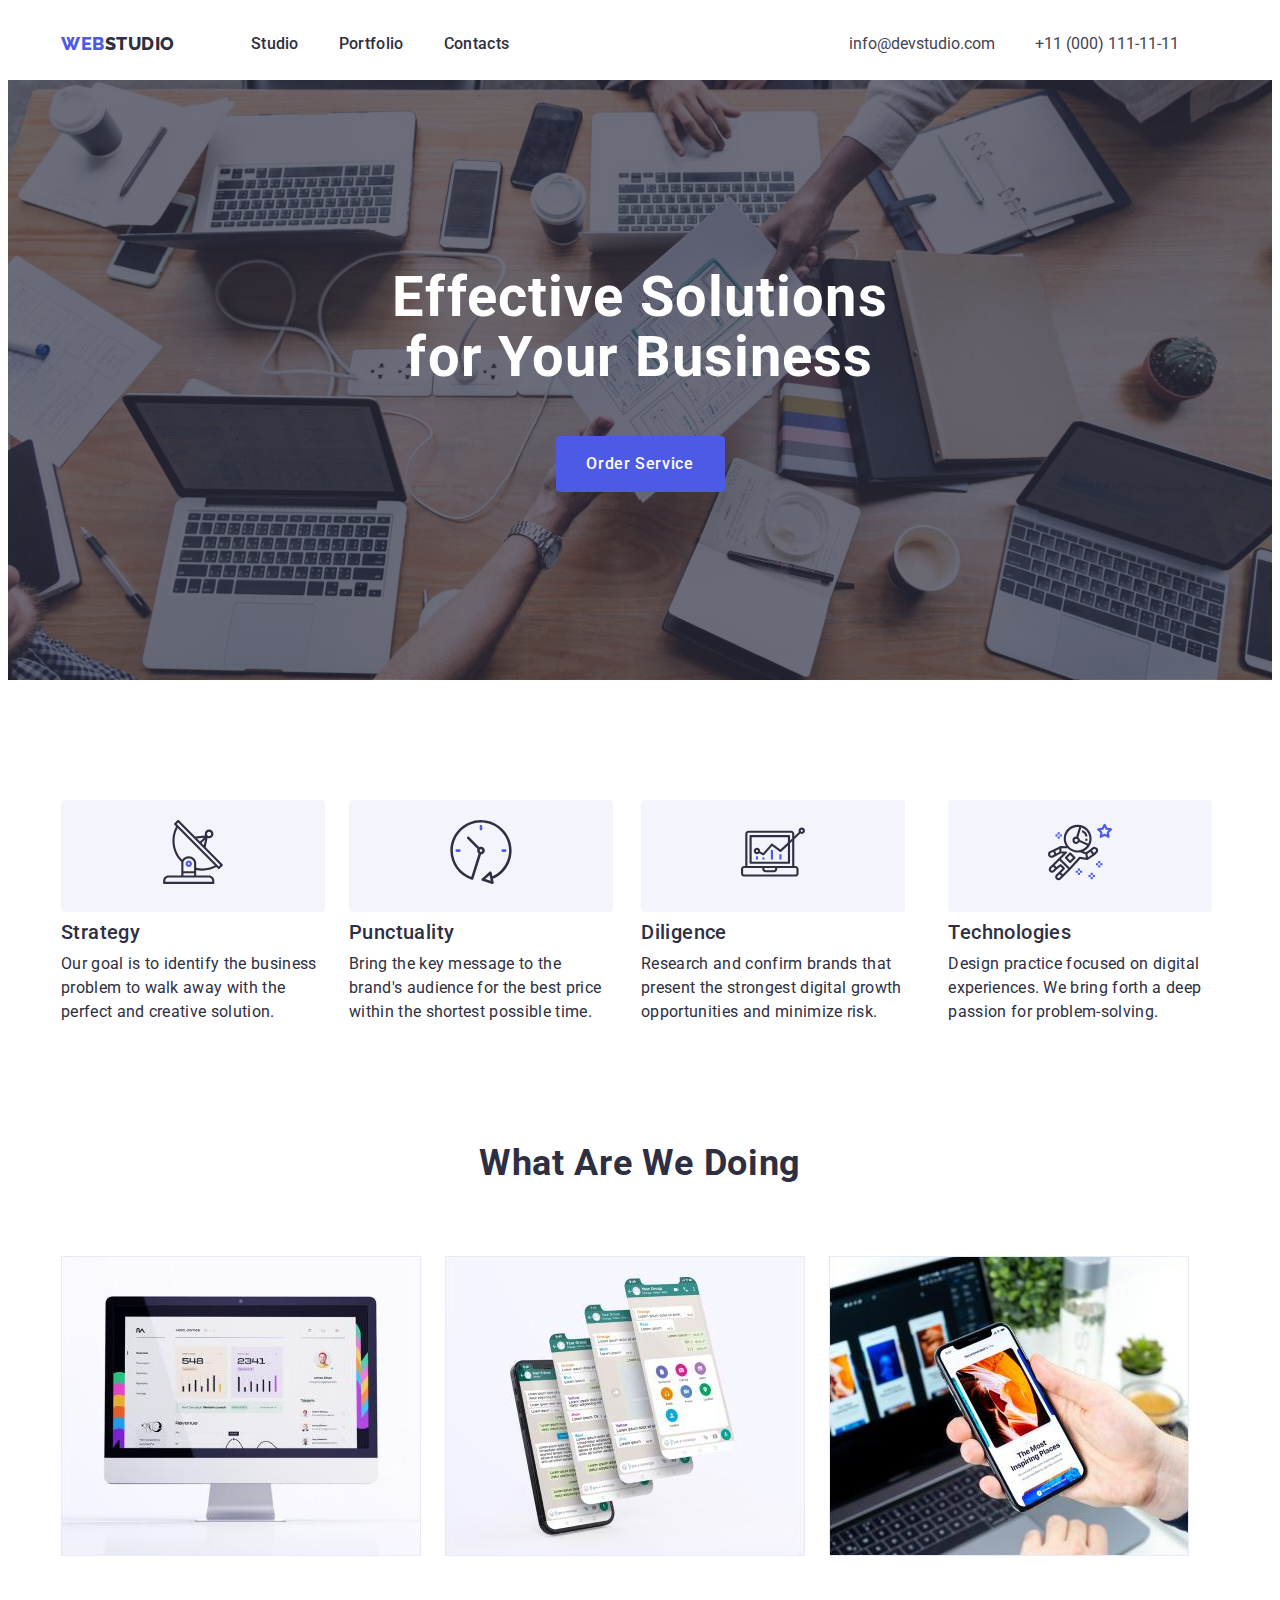
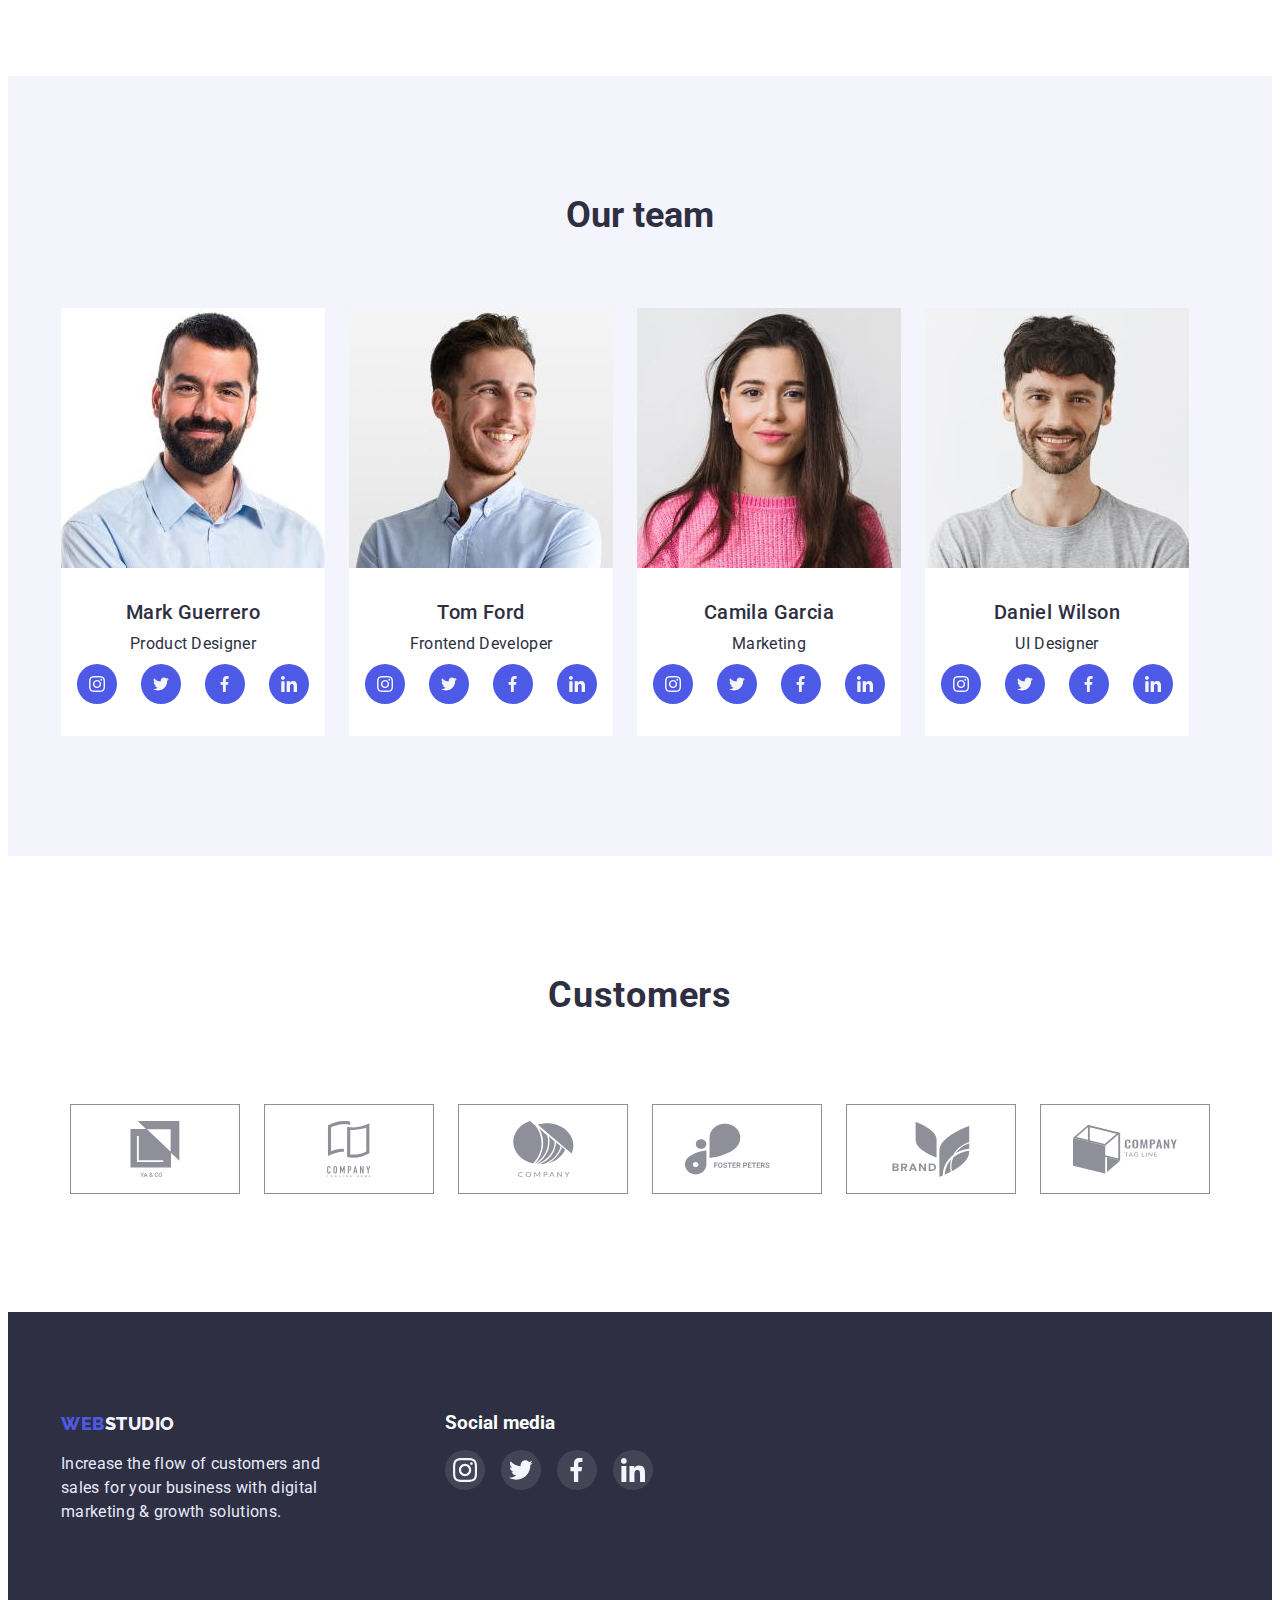
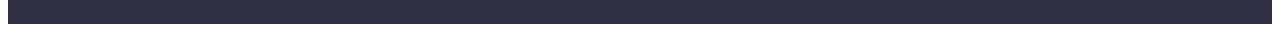
<file: index.html>
<!DOCTYPE html>
<html lang="en">
  <head>
    <meta charset="UTF-8" />
    <meta http-equiv="X-UA-Compatible" content="IE=edge" />
    <meta name="viewport" content="width=device-width, initial-scale=1.0" />
    <title>WebStudio</title>
    <link rel="stylesheet" href="https://cdnjs.cloudflare.com/ajax/libs/modern-normalize/1.1.0/modern-normalize.min.css" 
    integrity="sha512-wpPYUAdjBVSE4KJnH1VR1HeZfpl1ub8YT/NKx4PuQ5NmX2tKuGu6U/JRp5y+Y8XG2tV+wKQpNHVUX03MfMFn9Q=="
     crossorigin="anonymous"
      referrerpolicy="no-referrer" />
<link rel="preconnect" href="https://fonts.googleapis.com">
<link rel="preconnect" href="https://fonts.gstatic.com" crossorigin>
<link href="https://fonts.googleapis.com/css2?family=Raleway:wght@800&family=Roboto:wght@400;500;700;900&display=swap" rel="stylesheet">
<link rel="stylesheet" href="./css/styles.css">
  </head>
  <body>
    <header class="hw-header">
      <div class="container header-container">
      <nav style="display: flex;">
     <a href="./index.html" class="logo link">Web<span class="logo-span">Studio</span></a>
        </a>
        <ul class="hw-header-list list">
          <li class="hw-header-item"><a href="./index.html" class="hw-header-link link active">Studio</a></li>
          <li class="hw-header-item"><a href="./portfolio.html"class="hw-header-link link active">Portfolio</a></li>
          <li class="hw-header-item"><a href=""class="hw-header-link link active">Contacts</a></li>
        </ul>
      </nav>
<address class="hw-header-address list">
      <ul class="hw-address-list list">
        <li><a href="info@devstudio.com" class="hw-header-mail link">info@devstudio.com</a></li>
        <li ><a href="tel:+110001111111" class="hw-header-tel link">+11 (000) 111-11-11</a></li>
      </ul>
    </address>
     </div>
    </header>
    <main>
      <!-- Герой -->
      <section class="hw-hero">
        <div class="container">
        <h1 class="hw-hero-title">
          Effective Solutions for Your Business
        </h1>
        <button class="hw-hero-btn" data-modal-open type="button">Order Service</button>
        </div>
      </section>
      <!-- Наші стратегії -->
      <section class="hw-strategy ">
        <div class="container">
        <ul class="hw-strategy-list list">
          <li>
             <div class="strategy">
            <svg class="hw-strategy-item" width="64" height="64">
              <use href="./images/icons.svg/strategy.svg#icon-antenna"></use>
            </svg>
           </div>
            <h3 class="hw-strategy-title">Strategy</h3>
            <p class="hw-strategy-subtitle">
              Our goal is to identify the business problem to walk away with the
              perfect and creative solution.
            </p>       
          </li>
          <li>
            <div class="strategy">
              <svg class="hw-strategy-item" width="64" height="64">
              <use href="./images/icons.svg/strategy.svg#icon-clock"></use>
            </svg>
            </div>
            <h3 class="hw-strategy-title">Punctuality</h3>
            <p class="hw-strategy-subtitle">
              Bring the key message to the brand's audience for the best price
              within the shortest possible time.
            </p>
          </li>
          <li class="hw-strategy-subtitle">
            <div class="strategy">
              <svg class="hw-strategy-item" width="64" height="64">
              <use href="./images/icons.svg/strategy.svg#icon-diagram"></use>
            </svg>
            </div>
            <h3 class="hw-strategy-title">Diligence</h3>
            <p>
              Research and confirm brands that present the strongest digital
              growth opportunities and minimize risk.
            </p>
          </li>
          <li>
            <div class="strategy">
              <svg class="hw-strategy-item" width="64" height="64">
              <use href="./images/icons.svg/strategy.svg#icon-astronaut"></use>
            </svg>
            </div>
            <h3 class="hw-strategy-title">Technologies</h3>
            <p class="hw-strategy-subtitle">
              Design practice focused on digital experiences. We bring forth a
              deep passion for problem-solving.
            </p>           
          </li>
        </ul>
        </div>
      </section>
      <!-- Чим ми займаємося -->
      <section class="hw-do">
        <div class="container">         
        <h2 class="hw-do-title">What are we doing</h2>
        <ul class="hw-do-list">
          <li class="hw-do-item list">
            <img
          src="./images/monitor.jpg"
          alt="monitor"
          width="360"
          height="300"
        /></li>
          <li class="hw-do-item list"> 
            <img
          src="./images/phone-1.jpg"
          alt="pnone-1"
          width="360"
          height="300"
        /></li>
          <li class="hw-do-item list"> 
            <img
          src="./images/phone-2.jpg"
          alt="phone-2"
          width="360"
          height="300"
        /></li>
        </ul>

        </div>
      </section>

      <!-- Наша команда -->
      <section class="hw-team list">
        <div class="container">
        <h2 class="hw-team-title">Our team</h2>
        
        <ul class="hw-team-item list">
          <li>
            <img
              src="./images/team-1.jpg"
              alt="man-1"
              width="264"
           
            />
            <div class="hw-team-background"> 
            <h3 class="hw-team-name">Mark Guerrero</h3>
            <p class="hw-team-subtitle">Product Designer</p>
            <ul class="hw-team-social-list list">
<li class="hw-team-social-item"><a href="" class="hw-team-social-link link">
  <svg class="hw-team-social-icon" width="16" height="16">
  <use href="./images/icons.svg/symbol-defs.svg#icon-instagram"></use></svg></a></li>
<li class="hw-team-social-item"><a href="" class="hw-team-social-link link">
  <svg class="hw-team-social-icon" width="16" height="16">
    <use href="./images/icons.svg/symbol-defs.svg#icon-Twitter"></use></svg></a></li>
<li class="hw-team-social-item"><a href="" class="hw-team-social-link link">
  <svg class="hw-team-social-icon" width="16" height="16">
    <use href="./images/icons.svg/symbol-defs.svg#icon-Facebook"></use></svg></a></li>
<li class="hw-team-social-item"><a href="" class="hw-team-social-link link">
  <svg class="hw-team-social-icon" width="16" height="16">
    <use href="./images/icons.svg/symbol-defs.svg#icon-linkedin"></use></svg></a></li>
            </ul>
            </div>
            
          </li>
          <li>
            <img
              src="./images/team-2.jpg"
              alt="man-2"
              width="264"
            />
          <div class="hw-team-background"> 
          <h3 class="hw-team-name">Tom Ford</h3>
          <p class="hw-team-subtitle">Frontend Developer</p>
          <ul class="hw-team-social-list list">
<li class="hw-team-social-item"><a href="" class="hw-team-social-link link">
  <svg class="hw-team-social-icon" width="16" height="16">
  <use href="./images/icons.svg/symbol-defs.svg#icon-instagram"></use></svg></a></li>
<li class="hw-team-social-item"><a href="" class="hw-team-social-link link">
  <svg class="hw-team-social-icon" width="16" height="16">
    <use href="./images/icons.svg/symbol-defs.svg#icon-Twitter"></use></svg></a></li>
<li class="hw-team-social-item"><a href="" class="hw-team-social-link link">
  <svg class="hw-team-social-icon" width="16" height="16">
    <use href="./images/icons.svg/symbol-defs.svg#icon-Facebook"></use></svg></a></li>
<li class="hw-team-social-item"><a href="" class="hw-team-social-link link">
  <svg class="hw-team-social-icon" width="16" height="16">
    <use href="./images/icons.svg/symbol-defs.svg#icon-linkedin"></use></svg></a></li>
          </div>
          
          
          </li>
          <li>
            <img
              src="./images/team-3.jpg"
              alt="girl-1"
              width="264"
             
            /> 
            <div class="hw-team-background"> 
          <h3 class="hw-team-name">Camila Garcia</h3>
          <p class="hw-team-subtitle">Marketing</p>
          <ul class="hw-team-social-list list">
<li class="hw-team-social-item"><a href="" class="hw-team-social-link link">
  <svg class="hw-team-social-icon" width="16" height="16">
  <use href="./images/icons.svg/symbol-defs.svg#icon-instagram"></use></svg></a></li>
<li class="hw-team-social-item"><a href="" class="hw-team-social-link link">
  <svg class="hw-team-social-icon" width="16" height="16">
    <use href="./images/icons.svg/symbol-defs.svg#icon-Twitter"></use></svg></a></li>
<li class="hw-team-social-item"><a href="" class="hw-team-social-link link">
  <svg class="hw-team-social-icon" width="16" height="16">
    <use href="./images/icons.svg/symbol-defs.svg#icon-Facebook"></use></svg></a></li>
<li class="hw-team-social-item"><a href="" class="hw-team-social-link link">
  <svg class="hw-team-social-icon" width="16" height="16">
    <use href="./images/icons.svg/symbol-defs.svg#icon-linkedin"></use></svg></a></li>
            </div>
          
          </li>
          <li>
            <img
              src="./images/team-4.jpg"
              alt="man-3"
              width="264"
             
            />
           <div class="hw-team-background"> 
             <h3 class="hw-team-name">Daniel Wilson</h3>
            <p class="hw-team-subtitle">UI Designer</p>
            <ul class="hw-team-social-list list">
<li class="hw-team-social-item"><a href="" class="hw-team-social-link link">
  <svg class="hw-team-social-icon" width="16" height="16">
  <use href="./images/icons.svg/symbol-defs.svg#icon-instagram"></use></svg></a></li>
<li class="hw-team-social-item"><a href="" class="hw-team-social-link link">
  <svg class="hw-team-social-icon" width="16" height="16">
    <use href="./images/icons.svg/symbol-defs.svg#icon-Twitter"></use></svg></a></li>
<li class="hw-team-social-item"><a href="" class="hw-team-social-link link">
  <svg class="hw-team-social-icon" width="16" height="16">
    <use href="./images/icons.svg/symbol-defs.svg#icon-Facebook"></use></svg></a></li>
<li class="hw-team-social-item"><a href="" class="hw-team-social-link link">
  <svg class="hw-team-social-icon" width="16" height="16">
    <use href="./images/icons.svg/symbol-defs.svg#icon-linkedin"></use></svg></a></li>
          </div>
          </li>
        </ul>
        
       </div>
      </section>

      <!-- Customers -->
      <section class="customers">
        <h2 class="customers-title">Customers</h2>
<ul class="customers-list list">
  <li class="customers-item"><a href="" class="customers-link link">
    <svg class="customers-icon" width="104" height="56">
      <use href="./images/icons.svg/symbol-defs.svg#icon-YaGo"></use>
    </svg>
  </a></li>
  <li class="customers-item"><a href="" class="customers-link link">
    <svg class="customers-icon" width="104" height="56">
      <use href="./images/icons.svg/symbol-defs.svg#icon-Company-here"></use>
    </svg></a></li>
  <li class="customers-item"><a href="" class="customers-link link">
    <svg class="customers-icon" width="104" height="56">
      <use href="./images/icons.svg/symbol-defs.svg#icon-Company"></use>
    </svg></a></li>
  <li class="customers-item"><a href="" class="customers-link link">
    <svg class="customers-icon" width="104" height="56">
      <use href="./images/icons.svg/symbol-defs.svg#icon-Foster-Peters"></use>
    </svg></a></li>
  <li class="customers-item"><a href="" class="customers-link link">
    <svg class="customers-icon" width="104" height="56">
      <use href="./images/icons.svg/symbol-defs.svg#icon-Brand"></use>
    </svg></a></li>
  <li class="customers-item"><a href="" class="customers-link link">
    <svg class="customers-icon" width="104" height="56">
      <use href="./images/icons.svg/symbol-defs.svg#icon-Company-tag"></use>
    </svg></a></li>
</ul>
      </section>
      <!-- Customers -->


    </main>
    <footer class="hw-footer">
      <div class="container">
       <div class="container-media">
  <a href="./index.html" class="logo link">Web<span class="logo-span logo-footer">Studio</span></a>
      <p class="footer-title">
        Increase the flow of customers and sales for your business with digital
        marketing & growth solutions.
      </p>
     </div> 
         <div class="social-media">
  <h3 class="social-media-title">Social media</h3>
<ul class="social-media-list list">
  <li class="social-media-item"><a href="" class="social-media-link link">
    <svg class="social-media-icon" width="24" height="24">
      <use href="./images/icons.svg/symbol-defs.svg#icon-instagram"></use>
    </svg>
  </a></li>
  <li class="social-media-item"><a href="" class="social-media-link link">
    <svg class="social-media-icon" width="24" height="24">
      <use href="./images/icons.svg/symbol-defs.svg#icon-Twitter"></use>
    </svg>
  </a></li>
  <li class="social-media-item"><a href="" class="social-media-link link">
    <svg class="social-media-icon" width="24" height="24">
      <use href="./images/icons.svg/symbol-defs.svg#icon-Facebook"></use>
    </svg>
  </a></li>
  <li class="social-media-item"><a href="" class="social-media-link link">
    <svg class="social-media-icon" width="24" height="24">
      <use href="./images/icons.svg/symbol-defs.svg#icon-linkedin"></use>
    </svg>
  </a></li>
</ul>
</div> 


      </div>
    </footer>
<div class="backdrop is-hidden" data-modal>
<div class="modal">
<button type="button" data-modal-close class="modal-close">
  <svg class="modal-item" data-modal-close>
    <use href="./images/icons.svg/cross-defs.svg#icon-cross"></use>
  </svg>
</button>
</div>
</div>
<script src="./js/main.js"></script>
  </body>
</html>
</file>
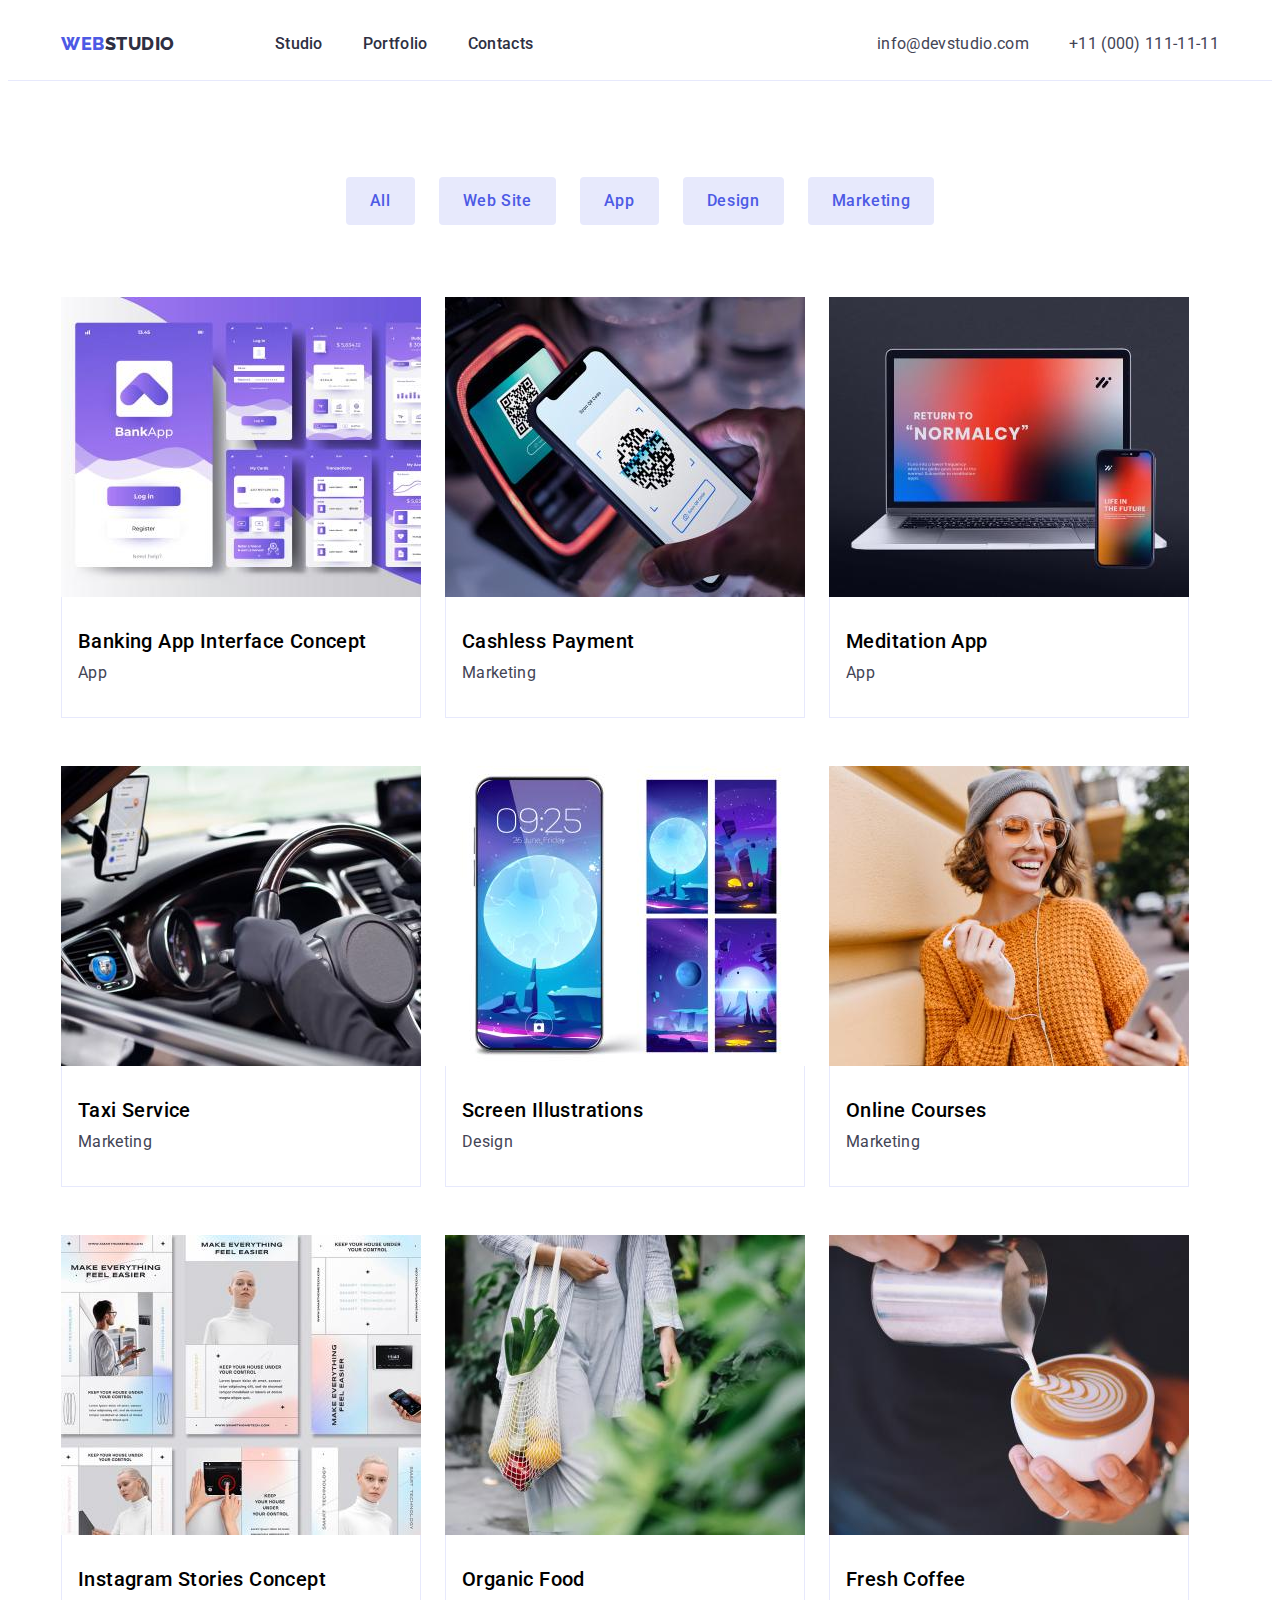
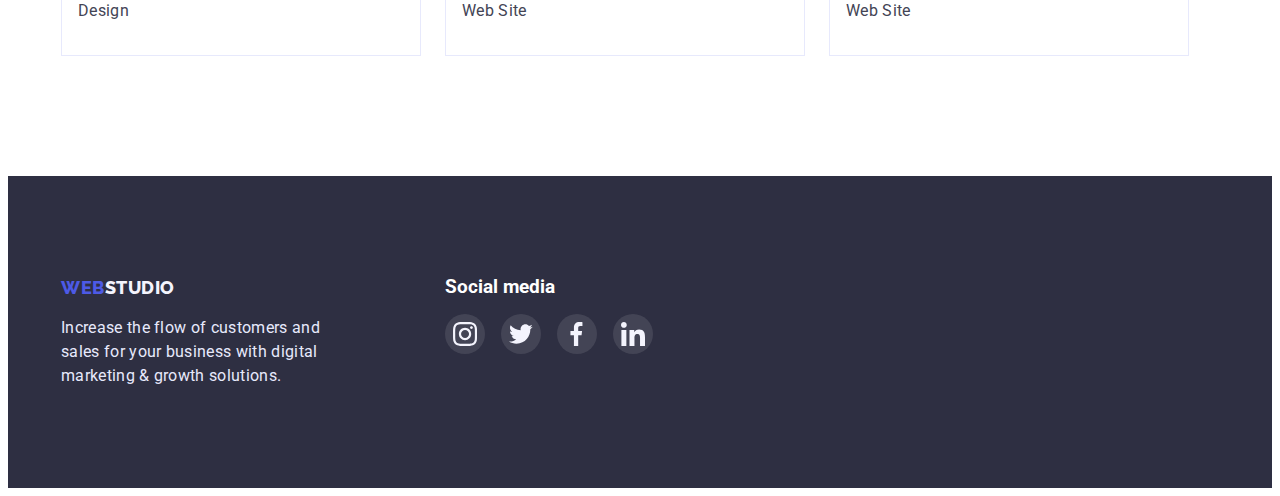
<file: portfolio.html>
<!DOCTYPE html>
<html lang="en">
  <head>
    <meta charset="UTF-8" />
    <meta http-equiv="X-UA-Compatible" content="IE=edge" />
    <meta name="viewport" content="width=device-width, initial-scale=1.0" />
    <title>Portfolio</title>
    <link rel="stylesheet" href="https://cdnjs.cloudflare.com/ajax/libs/modern-normalize/1.1.0/modern-normalize.min.css" 
    integrity="sha512-wpPYUAdjBVSE4KJnH1VR1HeZfpl1ub8YT/NKx4PuQ5NmX2tKuGu6U/JRp5y+Y8XG2tV+wKQpNHVUX03MfMFn9Q==" 
    crossorigin="anonymous" 
    referrerpolicy="no-referrer" />
<link rel="preconnect" href="https://fonts.googleapis.com">
<link rel="preconnect" href="https://fonts.gstatic.com" crossorigin>
<link href="https://fonts.googleapis.com/css2?family=Raleway:wght@400;800&family=Roboto:ital,wght@0,400;0,500;0,900;1,700&display=swap" rel="stylesheet">
<link rel="stylesheet" href="./css/styles.css">
  </head>
  <body>
    <header class="header ">
      <div class="container header-container">
      <nav class="header-navigation list ">
      <a href="./index.html" class="logo link">Web<span class="logo-span">Studio</span></a>
        </a>

        <ul class="link header-list list">
          <li class="header-item"><a href="./index.html" class="header-link link">Studio</a></li>
          <li class="header-item"><a href="./portfolio.html" class="header-link link">Portfolio</a></li>
          <li class="header-item"><a href="" class="header-link link">Contacts</a></li>
        </ul>
      </nav>  

      <address class="header-address list link">
      <ul class="header-content"> 
        <li class="header-address-list"><a href="info@devstudio.com" class="header-mail list link">info@devstudio.com</a></li>
        <li class="header-address-list"><a href="tel:+110001111111" class="header-tel list link">+11 (000) 111-11-11</a></li>
      </ul>
      </address> 

    </div>

    </header>
    <main class="hero">
     
      <section class="hero-section">
         <div class="container">
        <h1 style="display: none;">Portfolio</h1>
          <!-- Кнопки -->
<ul class="hero-list list">
  <li><button type="button" class="hero-btn">All</button></li>
  <li> <button type="button" class="hero-btn">Web Site</button></li>
  <li> <button type="button" class="hero-btn">App</button></li>
  <li><button type="button" class="hero-btn">Design</button></li>
  <li> <button type="button" class="hero-btn">Marketing</button></li>
</ul>
<!-- Кнопки -->

      <!-- Портфоліо -->
         <div class="portfolio-background"> 
          <ul class="portfolio-list list">      
            <li class="box-item">
              <div class="box"> 
            <a href="#"><img src="./images/bank-app.jpg" alt="bank-app"> </img>                   
                <div class="box-overlay">      
                    <p class="box-title">14 Stylish and User-Friendly App Design Concepts 
                      · Task Manager App · Calorie Tracker App 
                      · Exotic Fruit Ecommerce App 
                      · Cloud Storage App</p>  
                      </div> 
                      </div>                               
                  <div class="portfolio-text"></a>          
              <h2 class="portfolio-item">Banking App Interface Concept</h2>
                <p class="portfolio-subtitle">App</p>
             </div>
            </li>
            <li class="box-item">   
              <div class="box">          
              <a href=""> <img src="./images/cashless.jpg" alt="cashless-payment">
                <p class="box-title">14 Stylish and User-Friendly App Design Concepts 
                      · Task Manager App · Calorie Tracker App 
                      · Exotic Fruit Ecommerce App 
                      · Cloud Storage App</p>
                      </div>
                    <div class="portfolio-text"></a>             
                <h2 class="portfolio-item">Cashless Payment</h2>
                <p class="portfolio-subtitle">Marketing</p>
                </div>
              </img>
            </li>
            <li class="box-item">
              <div class="box">
              <a href=""><img src="./images/meditation-app.jpg" alt="meditation-app">
                <p class="box-title">14 Stylish and User-Friendly App Design Concepts 
                      · Task Manager App · Calorie Tracker App 
                      · Exotic Fruit Ecommerce App 
                      · Cloud Storage App</p>
                      </div>
                <div class="portfolio-text"></a>             
                <h2 class="portfolio-item">Meditation App</h2>
                <p class="portfolio-subtitle">App</p>
                </div>
              </img>
            </li>
            <li class="box-item">
              <div class="box">
              <a href=""><img src="./images/taxi-service.jpg" alt="taxi-service">
                <p class="box-title">14 Stylish and User-Friendly App Design Concepts 
                      · Task Manager App · Calorie Tracker App 
                      · Exotic Fruit Ecommerce App 
                      · Cloud Storage App</p>
                      </div>
                <div class="portfolio-text"></a>             
                <h2 class="portfolio-item">Taxi Service</h2>
                <p class="portfolio-subtitle">Marketing</p>
                </div>
              </img>
            </li >
            <li class="box-item">
              <div class="box">
              <a href=""> <img src="./images/screen.jpg" alt="Illustrations">
                <p class="box-title">14 Stylish and User-Friendly App Design Concepts 
                      · Task Manager App · Calorie Tracker App 
                      · Exotic Fruit Ecommerce App 
                      · Cloud Storage App</p>
                      </div>
                <div class="portfolio-text"></a>            
                <h2 class="portfolio-item">Screen Illustrations</h2>
                <p class="portfolio-subtitle">Design</p>
                </div>
              </img>
            </li>
            <li class="box-item">
              <div class="box">
              <a href=""><img src="./images/courses.jpg" alt="online-courses">
                <p class="box-title">14 Stylish and User-Friendly App Design Concepts 
                      · Task Manager App · Calorie Tracker App 
                      · Exotic Fruit Ecommerce App 
                      · Cloud Storage App</p>
                      </div>
                <div class="portfolio-text"></a>             
                <h2 class="portfolio-item">Online Courses</h2>
                <p class="portfolio-subtitle">Marketing</p>
                </div>
              </img>
            </li>
            <li class="box-item">
              <div class="box">
              <a href=""><img src="./images/insta-stories.jpg" alt="Instagram">
                <p class="box-title">14 Stylish and User-Friendly App Design Concepts 
                      · Task Manager App · Calorie Tracker App 
                      · Exotic Fruit Ecommerce App 
                      · Cloud Storage App</p>
                      </div>
                <div class="portfolio-text"></a>             
                <h2 class="portfolio-item">Instagram Stories Concept</h2>
                <p class="portfolio-subtitle">Design</p>
                </div>
              </img>
            </li>
            <li class="box-item">
              <div class="box">
              <a href=""><img src="./images/organic-food.jpg" alt="organic-food">
                <p class="box-title">14 Stylish and User-Friendly App Design Concepts 
                      · Task Manager App · Calorie Tracker App 
                      · Exotic Fruit Ecommerce App 
                      · Cloud Storage App</p>
                      </div>
                <div class="portfolio-text"></a>             
                <h2 class="portfolio-item">Organic Food</h2>
                <p class="portfolio-subtitle">Web Site</p>
                </div>
              </img>
            </li>
            <li class="box-item">
              <div class="box">
              <a href=""><img src="./images/fresh-coffe.jpg" alt="fresh-coffe">
                <p class="box-title">14 Stylish and User-Friendly App Design Concepts 
                      · Task Manager App · Calorie Tracker App 
                      · Exotic Fruit Ecommerce App 
                      · Cloud Storage App</p>
                      </div>
                <div class="portfolio-text"></a>             
                <h2 class="portfolio-item">Fresh Coffee</h2>
                <p class="portfolio-subtitle">Web Site</p> 
                </div>
              </img>
            </li>
          </ul>
          
</div>
</div>
</section>
      <!-- Портфоліо -->
     
    </main>
   <footer class="hw-footer">
      <div class="container">
       <div class="container-media">
  <a href="./index.html" class="logo link">Web<span class="logo-span logo-footer">Studio</span></a>
      <p class="footer-subtitle">
        Increase the flow of customers and sales for your business with digital
        marketing & growth solutions.
      </p>
     </div> 
         <div class="social-media">
  <h3 class="social-media-title">Social media</h3>
<ul class="social-media-list list">
  <li class="social-media-item"><a href="" class="social-media-link link">
    <svg class="social-media-icon" width="24" height="24">
      <use href="./images/icons.svg/symbol-defs.svg#icon-instagram"></use>
    </svg>
  </a></li>
  <li class="social-media-item"><a href="" class="social-media-link link">
    <svg class="social-media-icon" width="24" height="24">
      <use href="./images/icons.svg/symbol-defs.svg#icon-Twitter"></use>
    </svg>
  </a></li>
  <li class="social-media-item"><a href="" class="social-media-link link">
    <svg class="social-media-icon" width="24" height="24">
      <use href="./images/icons.svg/symbol-defs.svg#icon-Facebook"></use>
    </svg>
  </a></li>
  <li class="social-media-item"><a href="" class="social-media-link link">
    <svg class="social-media-icon" width="24" height="24">
      <use href="./images/icons.svg/symbol-defs.svg#icon-linkedin"></use>
    </svg>
  </a></li>
</ul>
</div> 

  </body>
</html>
</file>
<file: css/styles.css>
:root {
  --navyblue: #2e2f42;
  --slate: #434455;
  --iris: #4d5ae5;
  --cornflower: #e7e9fc;
  --background: #fff;
  --white: #ffffff;
  --ocean: #404bbf;
  --cloud: #f4f4fd;
  --lightslate: #8e8f99;
  --green: #31d0aa;
  --dairy: #fcfcfc;
}
h1,
h2,
h3,
h4,
h5,
h6,
p {
  margin: 0;
}
body {
  font-family: 'Roboto', sans-serif;
  background-color: var(--background);
}
.container {
  width: 1158px;
  padding-left: 15px;
  padding-right: 15px;
  margin-left: auto;
  margin-right: auto;
}
img {
  display: block;
  max-width: 100%;
  height: auto;
}
.list {
  padding: 0;
  margin: 0;
  list-style: none;
}
.link {
  text-decoration: none;
}

.logo {
  font-family: 'Raleway', sans-serif;
  font-weight: 800;
  font-size: 18px;
  line-height: 1.33;
  display: flex;
  margin-right: 76px;
  align-items: center;
  letter-spacing: 0.03em;
  text-transform: uppercase;
  color: var(--iris);
}
.logo-span {
  font-family: 'Raleway', sans-serif;
  font-weight: 800;
  font-size: 18px;
  line-height: 1.33;
  display: flex;
  align-items: center;
  letter-spacing: 0.03em;
  text-transform: uppercase;
  color: var(--navyblue);
}

/* HW-1 */
.header-container {
  align-items: center;
  display: flex;
}
.hw-address-list {
  margin: 0;
  padding: 0;
  display: flex;
  gap: 40px;
}
.hw-header-link {
  font-weight: 500;
  font-size: 16px;
  line-height: 1.5;
  letter-spacing: 0.02em;
  color: var(--navyblue);
  position: relative;
  transition: 0.2s linear;
}
.hw-header-link:hover,
.hw-header-link:focus {
  color: var(--ocean);
}
.hw-header-link.active:hover::after {
  content: '';
  width: 100%;
  height: 4px;
  left: 0;
  bottom: 20;
  display: block;
  background-color: var(--ocean);
  border-radius: 2px;
  transition: var(--curent-color);
  top: 42px;
  position: absolute;
}

.hw-header {
  padding-top: 24px;
  padding-bottom: 24px;
  display: flex;
}

.hw-header-list:hover,
.hw-header-list:focus {
  color: purple;
}
.hw-header-list {
  margin-left: auto;
  display: flex;
  gap: 40px;
  font-weight: 500;
  font-size: 16px;
  line-height: 1.5;
  letter-spacing: 0.02em;
  color: var(--navyblue);
}
.hw-header-item {
  font-weight: 500;
  font-size: 16px;
  line-height: 1.5;
  letter-spacing: 0.02em;
  color: var(--navyblue);
}
.hw-header-address {
  margin-left: auto;
  gap: 40px;
  display: flex;
  font-style: normal;
}
.hw-header-mail {
  font-size: 16px;
  line-height: 1.5;

  color: var(--slate);
}
.hw-header-tel {
  margin-right: 40px;

  font-size: 16px;
  line-height: 1.5;

  color: var(--slate);
}

.hw-hero {
  max-width: 1440px;
  margin-left: auto;
  margin-right: auto;
  padding: 0;
  text-align: center;
  padding: 188px 0;
  background-image: linear-gradient(
      rgba(46, 47, 66, 0.7),
      rgba(46, 47, 66, 0.7)
    ),
    url(../images/people\ in\ office.jpg);
  background-repeat: no-repeat;
  background-position: center;
  background-size: cover;
}
.hw-hero-title {
  margin-bottom: 48px;
  margin: 0;
  margin-left: auto;
  margin-right: auto;
  width: 500px;
  font-weight: 700;
  font-size: 56px;
  line-height: 1.07;
  letter-spacing: 0.02em;
  color: var(--white);
}

.hw-hero-btn {
  border-radius: 4px;
  border: none;
  justify-content: center;
  align-items: center;
  margin-top: 48px;
  font-family: 'Roboto', sans-serif;
  font-weight: 500;
  font-size: 16px;
  line-height: 1.5;
  letter-spacing: 0.04em;
  color: var(--white);
  background-color: var(--iris);
  min-width: 169px;
  min-height: 56px;
}
.strategy {
  margin: 0;
  padding: 0;
  width: 264px;
  height: 112px;
  background-color: var(--cloud);
  border-radius: 4px;
  display: flex;
  align-items: center;
  justify-content: center;
  margin-bottom: 8px;
}
.hw-strategy {
  padding: 120px 0px;
}
.hw-strategy-item {
  justify-content: center;
  align-items: center;
  width: 64;
  height: 64;
  margin: 0;
  padding: 0;
  margin-bottom: 8px;
  background-color: var(--cloud);
}

.hw-strategy-list {
  padding: 0;
  margin: 0;
  display: flex;
  gap: 24px;
}

.hw-strategy-title {
  font-weight: 500;
  padding: 0;
  margin: 0;
  margin-bottom: 8px;
  font-size: 20px;
  line-height: 1.2;
  letter-spacing: 0.02em;
  color: var(--navyblue);
}
.hw-strategy-subtitle {
  padding: 0;
  margin: 0;
  font-size: 16px;
  line-height: 1.5;
  letter-spacing: 0.02em;
  color: var(--navyblue);
}

.hw-do {
  padding-bottom: 120px;
  display: flex;
}
.hw-do-list {
  padding: 0;
  margin: 0;
  display: flex;
  gap: 24px;
}
.hw-do-item {
  display: flex;
}
.hw-team {
  padding-top: 120px;
  padding-bottom: 120px;
  background-color: var(--cloud);
}

.list {
}
.hw-do-title {
  padding: 0;
  margin: 0;
  font-weight: 700;
  font-size: 36px;
  line-height: 1.11;
  text-align: center;
  letter-spacing: 0.02em;
  text-transform: capitalize;
  color: var(--navyblue);
  margin-bottom: 72px;
}
.hw-team-background {
  padding-top: 32px;
  padding-bottom: 32px;
  background-color: var(--white);
  text-align: center;
}
.hw-team-title {
  margin: 0;
  padding: 0;
  margin-bottom: 72px;
  font-weight: 700;
  font-size: 36px;
  text-align: center;
  line-height: 1.11;
  color: var(--navyblue);
}

.hw-team-social-list {
  display: flex;
  justify-content: center;
  gap: 24px;
}
.hw-team-social-item {
  width: 40px;
  height: 40px;
}
.hw-team-social-icon {
  fill: var(--cloud);
}
.hw-team-social-link {
  display: flex;
  justify-content: center;
  align-items: center;
  width: 100%;
  height: 100%;
  border-radius: 50%;
  background-color: var(--iris);
  transition: 0.2s linear;
}

.hw-team-social-link:hover {
  background-color: var(--ocean);
}

.hw-team-item {
  padding: 0;
  margin: 0;
  display: flex;
  gap: 24px;
}
.hw-team-name {
  margin: 0;
  padding: 0;
  margin-bottom: 8px;
  font-weight: 500;
  font-size: 20px;
  line-height: 1.2;
  letter-spacing: 0.02em;
  color: var(--navyblue);
}
.hw-team-subtitle {
  margin: 0;
  margin-bottom: 8px;
  padding: 0;
  font-size: 16px;
  line-height: 1.5;
  letter-spacing: 0.02em;
  color: var(--navyblue);
}

.customers {
  padding-top: 120px;
  padding-bottom: 120px;
}
.customers-title {
  margin: 0;
  padding: 0;
  margin-bottom: 88px;
  font-weight: 700;
  font-size: 36px;
  line-height: 1.11;
  text-align: center;
  letter-spacing: 0.02em;
  text-transform: capitalize;
  color: var(--navyblue);
}
.customers-list {
  margin: 0;
  padding: 0;
  margin-left: auto;
  margin-right: auto;
  display: flex;
  justify-content: center;
  gap: 24px;
}
.customers-item {
  justify-content: center;
  text-align: center;
  margin: 0;
  padding: 0;
  height: 88px;
}
.customers-icon {
  fill: currentColor;
  margin: 0;
  padding: 0;
}

.customers-link:hover,
.customers-link:focus {
  color: var(--ocean);
  border-color: var(--ocean);
}
.customers-link {
  margin: auto;
  margin-left: auto;
  margin-right: auto;
  margin: 0;
  padding: 0;
  width: 168px;
  height: 88px;
  display: flex;
  justify-content: center;
  align-items: center;
  color: var(--lightslate);
  border: 1px solid var(--lightslate);
  transition: 0.35s linear;
}

.hw-footer {
  padding-top: 100px;
  padding-bottom: 100px;
  background-color: var(--navyblue);
}
.footer-title {
  margin: 0;
  padding: 0;
  margin-top: 16px;
  width: 264px;
  left: 156px;
  font-size: 16px;
  line-height: 1.5;
  letter-spacing: 0.02em;
  color: var(--cornflower);
}
.logo-footer {
  color: var(--cloud);
}
.social-media {
  margin: 0;
  padding: 0;
  gap: 120px;
}
.social-media-title {
  margin: 0;
  padding: 0;
  color: var(--white);
}
.social-media-list {
  margin: 0;
  margin-top: 16px;
  padding: 0;
  display: flex;
  gap: 16px;
}
.hw-footer .container {
  display: flex;
  gap: 120px;
}
.social-media-item:hover,
.social-media-item:focus {
  background-color: var(--green);
  transition: 0.35s linear;
}

.social-media-item {
  background: var(--white);
  background: rgba(255, 255, 255, 0.1);
  border-radius: 50%;
  width: 40px;
  height: 40px;
}
.social-media-link {
  display: flex;
  align-items: center;
  justify-content: center;
  width: 100%;
  height: 100%;
  transition: 0.2s linear;
}
.social-media-icon {
  fill: var(--cloud);
}

.container-media {
}

.backdrop {
  width: 100%;
  height: 100%;
  background: rgba(46, 47, 66, 0.4);
  position: fixed;
  top: 0;
  left: 0;
  transition: opacity 0.35s linear, visibility 0.35s linear;
}
.modal {
  width: 408px;
  min-height: 576px;
  background-color: var(--dairy);
  box-shadow: 0px 1px 1px rgba(0, 0, 0, 0.14), 0px 1px 3px rgba(0, 0, 0, 0.12),
    0px 2px 1px rgba(0, 0, 0, 0.2);
  border-radius: 4px;
  position: absolute;
  top: 50%;
  left: 50%;
  transform: translate(-50%, -50%);
}
.modal-item {
  width: 8px;
  height: 8px;
  fill: currentColor;
}
.modal-close {
  position: absolute;
  display: flex;
  justify-content: center;
  align-items: center;
  margin-top: 24px;
  margin-right: 24px;
  left: 0%;
  right: 0%;
  top: 0%;
  bottom: 0%;
  background: var(--navyblue);
  width: 24px;
  height: 24px;
  background: var(--cornflower);
  border: 1px solid rgba(0, 0, 0, 0.1);
  display: block;
  margin-left: auto;
}

.is-hidden {
  opacity: 0;
  visibility: hidden;
  pointer-events: none;
}

/* HW-1 */
.box {
  margin: 0;
  padding: 0;
  position: relative;
  overflow: hidden;
}
.box-item:hover .box-title {
  transform: translateY(0);
}
.box-overlay {
}
.box-title {
  padding: 40px;
  font-size: 16px;
  line-height: 1.5;
  letter-spacing: 0.02em;
  position: absolute;
  top: 0;
  left: 0;
  width: 100%;
  height: 100%;
  color: var(--cloud);
  position: absolute;
  background-color: var(--iris);
  transform: translateY(100%);
  transition: transform 0.35s linear;
}

.header {
  border-bottom: 1px solid var(--cornflower);
}
.header-navigation {
  display: flex;
}
.header-logo {
  font-family: 'Raleway', sans-serif;
}
.header-list {
  padding: 24px;
  margin: 0;
  display: flex;
  gap: 40px;
  font-weight: 500;
  font-size: 16px;
  line-height: 1.5;
  letter-spacing: 0.02em;
  color: var(--navyblue);
}

.header-address-list {
  display: flex;
}
.header-link:hover,
.header-link:focus {
  color: var(--ocean);
}
.header-tel:hover,
.header-mail:focus {
  color: var(--ocean);
}
.header-mail:hover,
.header-mail:focus {
  color: var(--ocean);
}
.header-list:hover {
  color: var(--ocean);
}
.header-item {
  margin: 0;
  padding: 0;
}
.header-address:hover {
  color: var(--ocean);
}
.header-address:focus {
  color: var(--ocean);
}
.header-link {
  font-weight: 500;
  font-size: 16px;
  line-height: 1.5;
  letter-spacing: 0.02em;
  color: var(--navyblue);
  position: relative;
  transition: 0.25s linear;
}
.header-link:hover::after {
  content: '';
  width: 100%;
  height: 4px;
  left: 0;
  bottom: 20;
  display: block;
  background-color: var(--ocean);
  border-radius: 2px;
  transition: var(--curent-color);
  top: 42px;
  position: absolute;
}
.header-content {
  margin: 0;
  padding: 0;
}
.header-list {
  font-weight: 500;
  font-size: 16px;
  line-height: 1.5;
  letter-spacing: 0.02em;
  color: var(--navyblue);
}
.header-container {
  display: flex;
}
.header-content {
  text-align: center;
  display: flex;
  gap: 40px;
}
.header-address {
  margin: 0;
  padding: 0;
  margin-left: auto;
  display: flex;
}
.header-mail {
  font-style: normal;
  font-size: 16px;
  line-height: 1.5;
  letter-spacing: 0.02em;
  color: var(--slate);
}
.header-tel {
  font-style: normal;
  font-size: 16px;
  line-height: 1.5;
  letter-spacing: 0.02em;
  color: var(--slate);
}
.hero-section {
  padding-top: 96px;
  padding-bottom: 120px;
}
.hero {
  box-sizing: border-box;
}
.hero-btn:hover,
.hero-btn:focus {
  color: var(--white);
  background-color: var(--ocean);
  box-shadow: 0px 3px 1px rgba(0, 0, 0, 0.1), 0px 2px 1px rgba(0, 0, 0, 0.08),
    0px 2px 2px rgba(0, 0, 0, 0.12);
}
.hero-list:hover {
}
.hero-btn:hover {
  color: var(--white);
}
.hero-btn:focus {
  color: var(--white);
}
.hero-list {
  justify-content: center;
  margin-bottom: 72px;
  display: flex;
  gap: 24px;
  font-size: 16px;
  line-height: 1.5;
  letter-spacing: 0.04em;
  color: var(--cornflower);
}

.hero-btn {
  border-radius: 4px;
  margin: 0;
  padding: 12px 24px;
  font-family: 'Roboto', sans-serif;
  font-weight: 500;
  font-size: 16px;
  line-height: 1.5;
  letter-spacing: 0.04em;
  color: var(--iris);
  border: 0;
  background-color: var(--cornflower);
  transition: 0.25s linear;
}
.portfolio-text {
  padding-left: 16px;
  padding-top: 32px;
  padding-bottom: 32px;
  border-left: 1px solid var(--cornflower);
  border-right: 1px solid var(--cornflower);
  border-bottom: 1px solid var(--cornflower);
}
.portfolio-text:hover,
.portfolio-text:focus {
  box-shadow: 0px 1px 6px rgba(46, 47, 66, 0.08),
    0px 1px 1px rgba(46, 47, 66, 0.16), 0px 2px 1px rgba(46, 47, 66, 0.08);
}
.portfolio-background {
  gap: 48px 24px;
  padding-top: 32px;
  padding-bottom: 8px;
  margin: 0;
  padding: 0;
  display: flex;
  flex-wrap: wrap;
}
.portfolio {
}
.portfolio-list {
  padding-left: 0;
  display: flex;
  flex-wrap: wrap;
  gap: 48px 24px;
}
.portfolio-item {
  margin-bottom: 8px;
  font-weight: 500;
  font-size: 20px;
  line-height: 1.2;
  letter-spacing: 0.02em;
  color: var(--navyblue) w;
}
.portfolio-subtitle {
  margin: 0;
  font-size: 16px;
  line-height: 1.5;
  letter-spacing: 0.02em;
  color: var(--slate);
}

.footer {
  padding-top: 100px;
  padding-bottom: 100px;
  background-color: var(--navyblue);
}
.footer-logo {
  font-family: 'Raleway', sans-serif;
  align-items: flex-start;
  padding: 0px;
  position: absolute;
  width: 115px;
  height: 22px;
  left: 156px;
  top: 1864px;
}
.footer-subtitle {
  padding-top: 16px;
  width: 264px;
  height: 72px;
  left: 156px;
  font-size: 16px;
  line-height: 1.5;
  letter-spacing: 0.02em;
  color: var(--cornflower);
}
</file>
